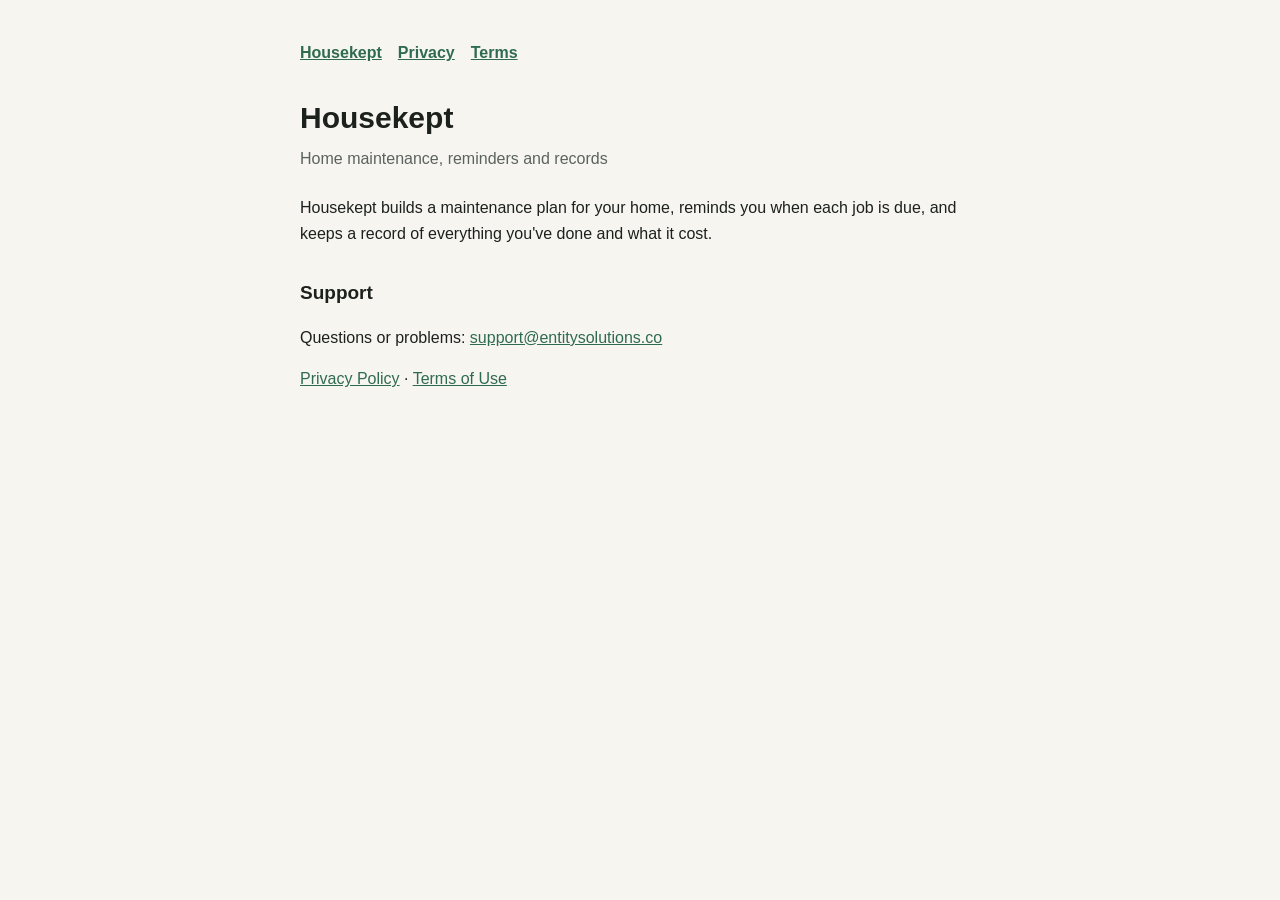
<file: index.html>
<!doctype html><html lang="en"><head><meta charset="utf-8"><meta name="viewport" content="width=device-width,initial-scale=1">
<title>Housekept</title><link rel="stylesheet" href="style.css"></head><body><main>
<nav><a href="index.html">Housekept</a><a href="privacy.html">Privacy</a><a href="terms.html">Terms</a></nav>
<h1>Housekept</h1><p class="meta">Home maintenance, reminders and records</p>
<p>Housekept builds a maintenance plan for your home, reminds you when each job is due, and keeps a record of everything you've done and what it cost.</p>
<h2>Support</h2><p>Questions or problems: <a href="mailto:support@entitysolutions.co">support@entitysolutions.co</a></p>
<p><a href="privacy.html">Privacy Policy</a> · <a href="terms.html">Terms of Use</a></p>
</main></body></html>
</file>
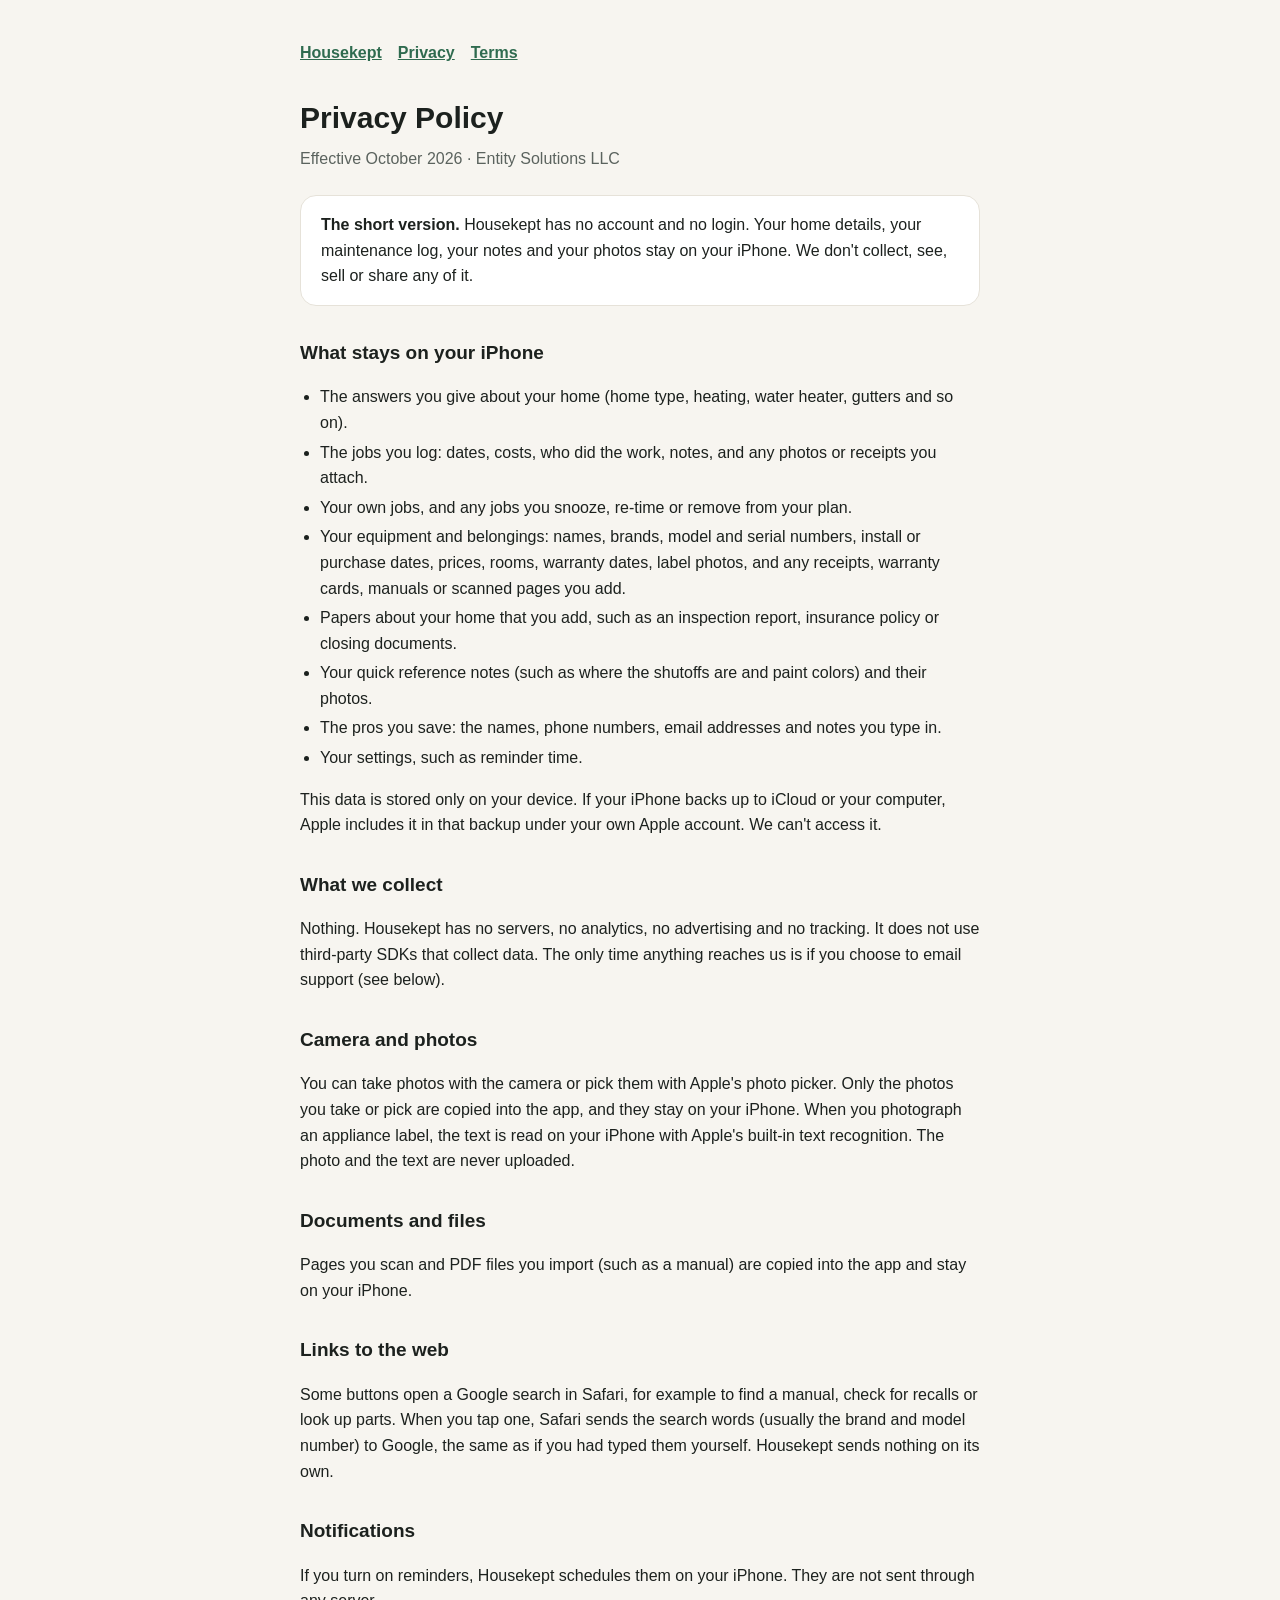
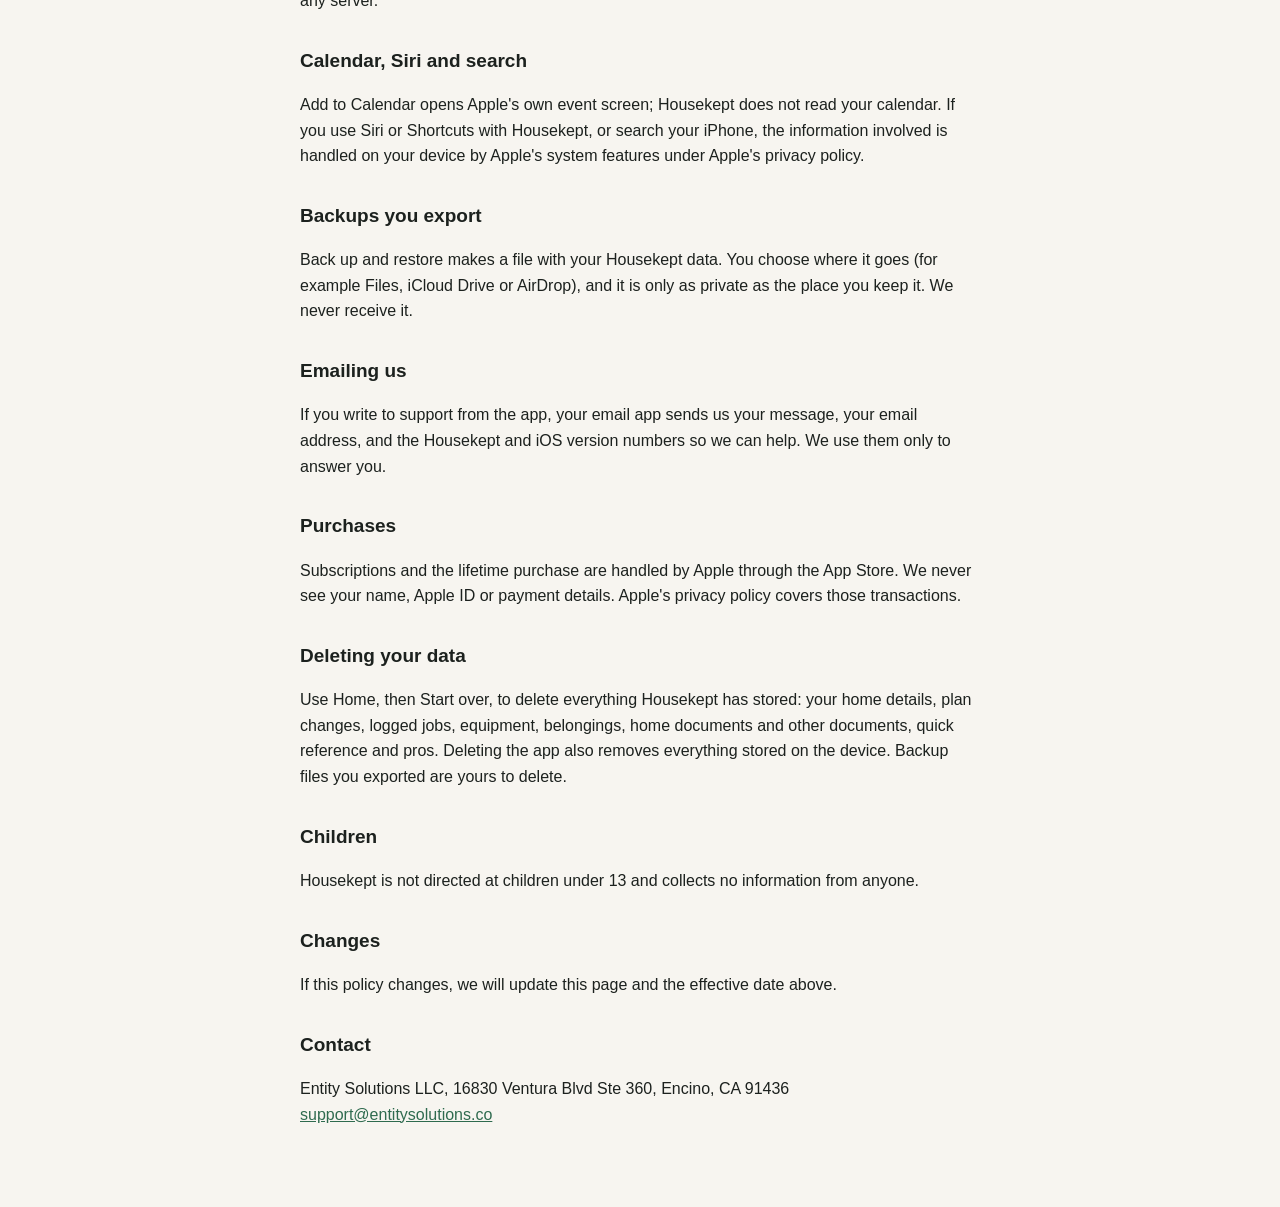
<file: privacy.html>
<!doctype html><html lang="en"><head><meta charset="utf-8"><meta name="viewport" content="width=device-width,initial-scale=1">
<title>Housekept Privacy Policy</title><link rel="stylesheet" href="style.css"></head><body><main>
<nav><a href="index.html">Housekept</a><a href="privacy.html">Privacy</a><a href="terms.html">Terms</a></nav>
<h1>Privacy Policy</h1><p class="meta">Effective October 2026 · Entity Solutions LLC</p>
<div class="card"><strong>The short version.</strong> Housekept has no account and no login. Your home details, your maintenance log, your notes and your photos stay on your iPhone. We don't collect, see, sell or share any of it.</div>
<h2>What stays on your iPhone</h2>
<ul><li>The answers you give about your home (home type, heating, water heater, gutters and so on).</li>
<li>The jobs you log: dates, costs, who did the work, notes, and any photos or receipts you attach.</li>
<li>Your own jobs, and any jobs you snooze, re-time or remove from your plan.</li>
<li>Your equipment and belongings: names, brands, model and serial numbers, install or purchase dates, prices, rooms, warranty dates, label photos, and any receipts, warranty cards, manuals or scanned pages you add.</li>
<li>Papers about your home that you add, such as an inspection report, insurance policy or closing documents.</li>
<li>Your quick reference notes (such as where the shutoffs are and paint colors) and their photos.</li>
<li>The pros you save: the names, phone numbers, email addresses and notes you type in.</li>
<li>Your settings, such as reminder time.</li></ul>
<p>This data is stored only on your device. If your iPhone backs up to iCloud or your computer, Apple includes it in that backup under your own Apple account. We can't access it.</p>
<h2>What we collect</h2>
<p>Nothing. Housekept has no servers, no analytics, no advertising and no tracking. It does not use third-party SDKs that collect data. The only time anything reaches us is if you choose to email support (see below).</p>
<h2>Camera and photos</h2>
<p>You can take photos with the camera or pick them with Apple's photo picker. Only the photos you take or pick are copied into the app, and they stay on your iPhone. When you photograph an appliance label, the text is read on your iPhone with Apple's built-in text recognition. The photo and the text are never uploaded.</p>
<h2>Documents and files</h2>
<p>Pages you scan and PDF files you import (such as a manual) are copied into the app and stay on your iPhone.</p>
<h2>Links to the web</h2>
<p>Some buttons open a Google search in Safari, for example to find a manual, check for recalls or look up parts. When you tap one, Safari sends the search words (usually the brand and model number) to Google, the same as if you had typed them yourself. Housekept sends nothing on its own.</p>
<h2>Notifications</h2>
<p>If you turn on reminders, Housekept schedules them on your iPhone. They are not sent through any server.</p>
<h2>Calendar, Siri and search</h2>
<p>Add to Calendar opens Apple's own event screen; Housekept does not read your calendar. If you use Siri or Shortcuts with Housekept, or search your iPhone, the information involved is handled on your device by Apple's system features under Apple's privacy policy.</p>
<h2>Backups you export</h2>
<p>Back up and restore makes a file with your Housekept data. You choose where it goes (for example Files, iCloud Drive or AirDrop), and it is only as private as the place you keep it. We never receive it.</p>
<h2>Emailing us</h2>
<p>If you write to support from the app, your email app sends us your message, your email address, and the Housekept and iOS version numbers so we can help. We use them only to answer you.</p>
<h2>Purchases</h2>
<p>Subscriptions and the lifetime purchase are handled by Apple through the App Store. We never see your name, Apple ID or payment details. Apple's privacy policy covers those transactions.</p>
<h2>Deleting your data</h2>
<p>Use Home, then Start over, to delete everything Housekept has stored: your home details, plan changes, logged jobs, equipment, belongings, home documents and other documents, quick reference and pros. Deleting the app also removes everything stored on the device. Backup files you exported are yours to delete.</p>
<h2>Children</h2>
<p>Housekept is not directed at children under 13 and collects no information from anyone.</p>
<h2>Changes</h2>
<p>If this policy changes, we will update this page and the effective date above.</p>
<h2>Contact</h2>
<p>Entity Solutions LLC, 16830 Ventura Blvd Ste 360, Encino, CA 91436<br><a href="mailto:support@entitysolutions.co">support@entitysolutions.co</a></p>
</main></body></html>
</file>
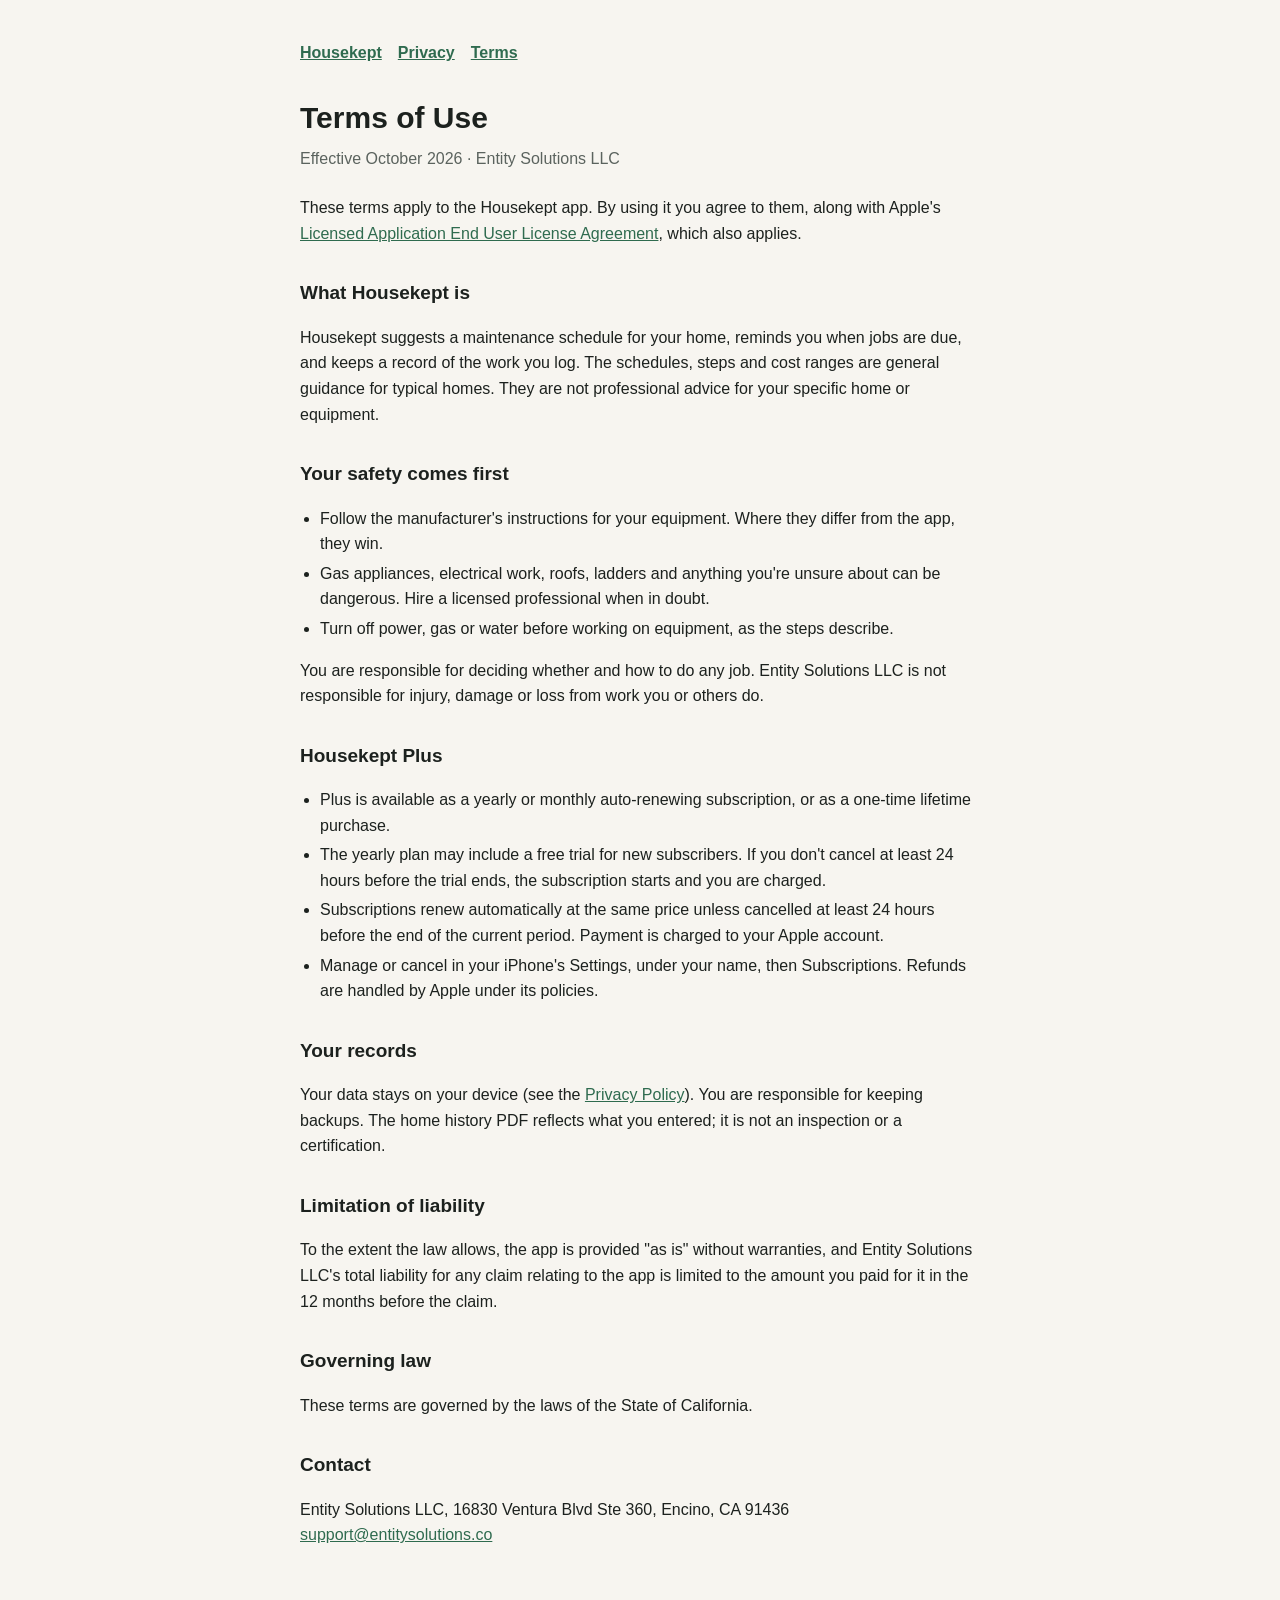
<file: terms.html>
<!doctype html><html lang="en"><head><meta charset="utf-8"><meta name="viewport" content="width=device-width,initial-scale=1">
<title>Housekept Terms of Use</title><link rel="stylesheet" href="style.css"></head><body><main>
<nav><a href="index.html">Housekept</a><a href="privacy.html">Privacy</a><a href="terms.html">Terms</a></nav>
<h1>Terms of Use</h1><p class="meta">Effective October 2026 · Entity Solutions LLC</p>
<p>These terms apply to the Housekept app. By using it you agree to them, along with Apple's <a href="https://www.apple.com/legal/internet-services/itunes/dev/stdeula/">Licensed Application End User License Agreement</a>, which also applies.</p>
<h2>What Housekept is</h2>
<p>Housekept suggests a maintenance schedule for your home, reminds you when jobs are due, and keeps a record of the work you log. The schedules, steps and cost ranges are general guidance for typical homes. They are not professional advice for your specific home or equipment.</p>
<h2>Your safety comes first</h2>
<ul><li>Follow the manufacturer's instructions for your equipment. Where they differ from the app, they win.</li>
<li>Gas appliances, electrical work, roofs, ladders and anything you're unsure about can be dangerous. Hire a licensed professional when in doubt.</li>
<li>Turn off power, gas or water before working on equipment, as the steps describe.</li></ul>
<p>You are responsible for deciding whether and how to do any job. Entity Solutions LLC is not responsible for injury, damage or loss from work you or others do.</p>
<h2>Housekept Plus</h2>
<ul><li>Plus is available as a yearly or monthly auto-renewing subscription, or as a one-time lifetime purchase.</li>
<li>The yearly plan may include a free trial for new subscribers. If you don't cancel at least 24 hours before the trial ends, the subscription starts and you are charged.</li>
<li>Subscriptions renew automatically at the same price unless cancelled at least 24 hours before the end of the current period. Payment is charged to your Apple account.</li>
<li>Manage or cancel in your iPhone's Settings, under your name, then Subscriptions. Refunds are handled by Apple under its policies.</li></ul>
<h2>Your records</h2>
<p>Your data stays on your device (see the <a href="privacy.html">Privacy Policy</a>). You are responsible for keeping backups. The home history PDF reflects what you entered; it is not an inspection or a certification.</p>
<h2>Limitation of liability</h2>
<p>To the extent the law allows, the app is provided "as is" without warranties, and Entity Solutions LLC's total liability for any claim relating to the app is limited to the amount you paid for it in the 12 months before the claim.</p>
<h2>Governing law</h2>
<p>These terms are governed by the laws of the State of California.</p>
<h2>Contact</h2>
<p>Entity Solutions LLC, 16830 Ventura Blvd Ste 360, Encino, CA 91436<br><a href="mailto:support@entitysolutions.co">support@entitysolutions.co</a></p>
</main></body></html>
</file>
<file: style.css>
:root{--bg:#F7F5F0;--card:#fff;--text:#1C211E;--muted:#5B635E;--accent:#2F6B4F;--line:#E6E2D9}
@media (prefers-color-scheme:dark){:root{--bg:#111412;--card:#1B1F1C;--text:#EEF1EE;--muted:#A4ADA7;--accent:#6FCB9C;--line:#2A302C}}
*{box-sizing:border-box}body{margin:0;background:var(--bg);color:var(--text);font:16px/1.6 -apple-system,BlinkMacSystemFont,"SF Pro Rounded","Segoe UI",sans-serif}
main{max-width:720px;margin:0 auto;padding:40px 20px 64px}h1{font-size:30px;margin:0 0 4px}h2{font-size:19px;margin:32px 0 6px}
.meta{color:var(--muted);margin:0 0 24px}a{color:var(--accent)}ul{padding-left:20px}li{margin:4px 0}
.card{background:var(--card);border:1px solid var(--line);border-radius:16px;padding:16px 20px;margin:20px 0}
nav{display:flex;gap:16px;margin-bottom:28px;font-weight:600}
</file>
